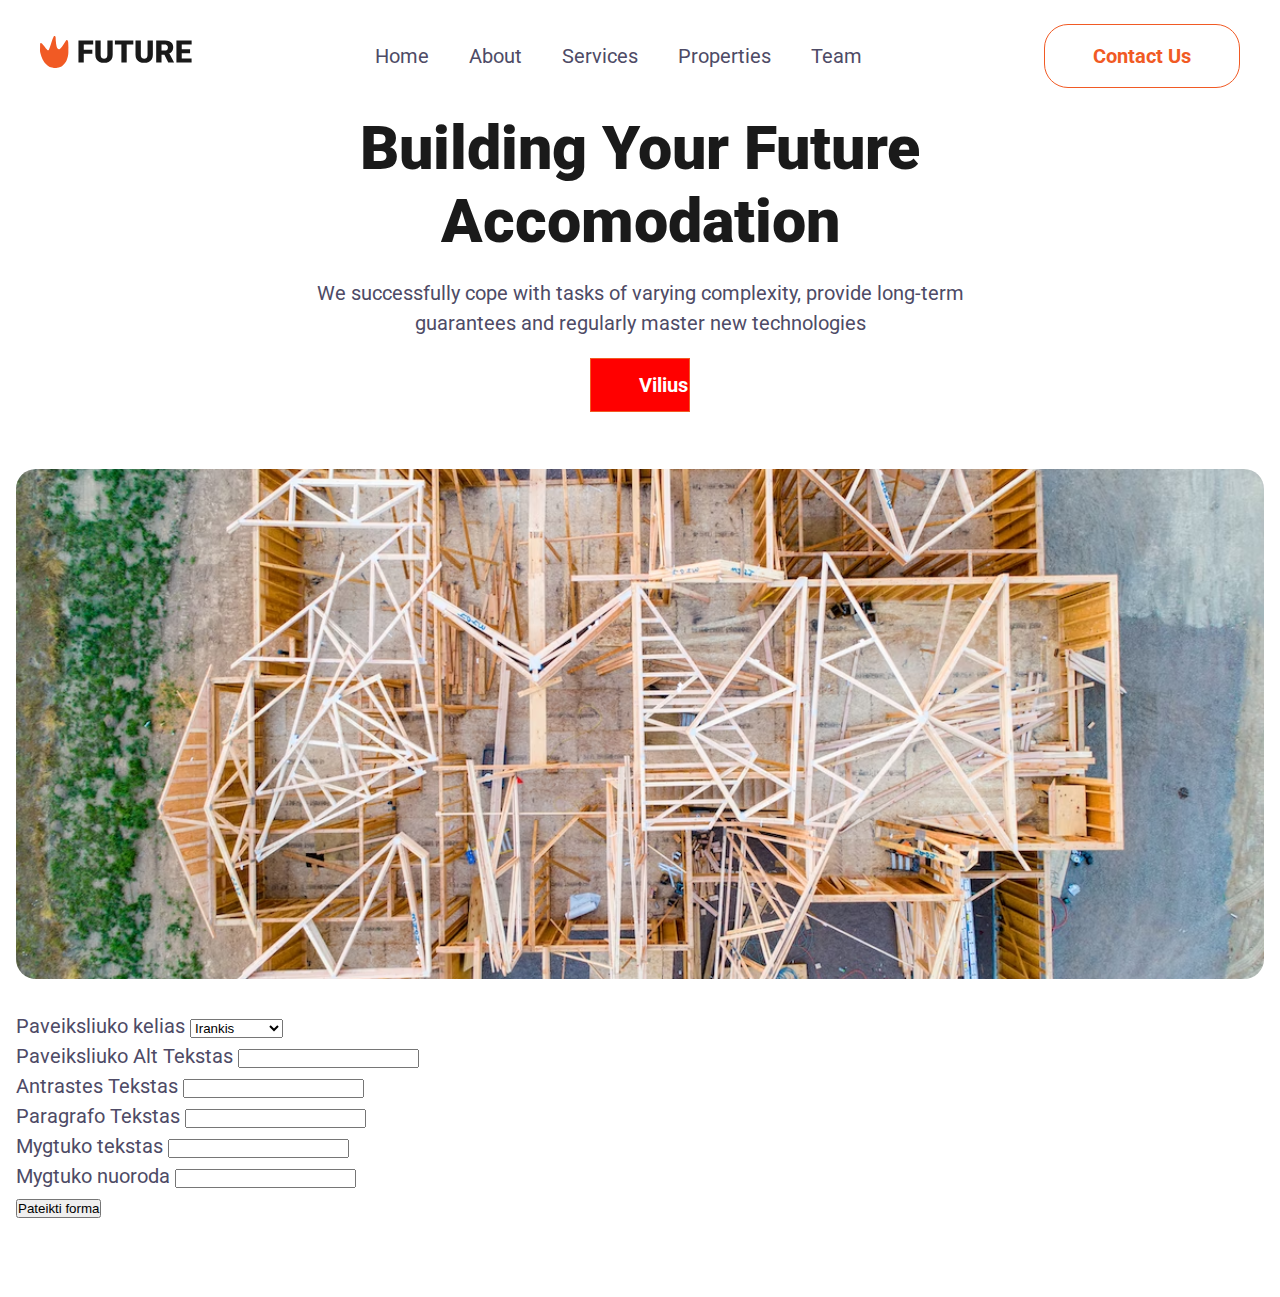
<file: index.html>
<!DOCTYPE html>
<html lang="en">
<head>
    <meta charset="UTF-8">
    <meta name="viewport" content="width=device-width, initial-scale=1.0">
    <title>Future</title>
    <link rel="preconnect" href="https://fonts.googleapis.com">
    <link rel="preconnect" href="https://fonts.gstatic.com" crossorigin>
    <link href="https://fonts.googleapis.com/css2?family=Roboto:wght@300;400;500;700;900&display=swap" rel="stylesheet">
    <link rel="stylesheet" href="styles/styles.css">
    <script defer src="js/script.js"></script> <!-- defer tagas leidzia uzkrauti js is bet kurios failo vietos-->


</head>


<body class="page-index">

    <header class="top-header">
        <a href="#">
            <img src="img/logo.svg" alt="Future project logo">
        </a>
 
        <ul class="top-header__navigation">
            <li><a href="#">Home</a></li>
            <li><a href="about.html">About</a></li>
            <li><a href="#">Services</a></li>
            <li><a href="#">Properties</a></li>
            <li><a href="#">Team</a></li>
        </ul>
 
        <a id="contact-us-btn" class="top-header__contact-btn" href="#">Contact Us</a>
 
        <svg class="burger-btn" width="50" height="50" viewBox="0 0 56 56" fill="none"
            xmlns="http://www.w3.org/2000/svg">
            <rect width="56" height="56" rx="4" fill="#F15A24" />
            <path
                d="M16 22.6667H40C40.3536 22.6667 40.6927 22.5262 40.9428 22.2761C41.1928 22.0261 41.3333 21.687 41.3333 21.3333C41.3333 20.9797 41.1928 20.6406 40.9428 20.3905C40.6927 20.1405 40.3536 20 40 20H16C15.6463 20 15.3072 20.1405 15.0572 20.3905C14.8071 20.6406 14.6666 20.9797 14.6666 21.3333C14.6666 21.687 14.8071 22.0261 15.0572 22.2761C15.3072 22.5262 15.6463 22.6667 16 22.6667ZM40 33.3333H16C15.6463 33.3333 15.3072 33.4738 15.0572 33.7239C14.8071 33.9739 14.6666 34.313 14.6666 34.6667C14.6666 35.0203 14.8071 35.3594 15.0572 35.6095C15.3072 35.8595 15.6463 36 16 36H40C40.3536 36 40.6927 35.8595 40.9428 35.6095C41.1928 35.3594 41.3333 35.0203 41.3333 34.6667C41.3333 34.313 41.1928 33.9739 40.9428 33.7239C40.6927 33.4738 40.3536 33.3333 40 33.3333ZM40 26.6667H16C15.6463 26.6667 15.3072 26.8071 15.0572 27.0572C14.8071 27.3072 14.6666 27.6464 14.6666 28C14.6666 28.3536 14.8071 28.6928 15.0572 28.9428C15.3072 29.1929 15.6463 29.3333 16 29.3333H40C40.3536 29.3333 40.6927 29.1929 40.9428 28.9428C41.1928 28.6928 41.3333 28.3536 41.3333 28C41.3333 27.6464 41.1928 27.3072 40.9428 27.0572C40.6927 26.8071 40.3536 26.6667 40 26.6667Z"
                fill="white" />
        </svg>
    </header>

<main>
    <div class="container">
        <section class="section-main">
            <div class="section-main__content">
                <h1>
                    Building Your Future Accomodation
                </h1>
                <div class="section-main__info-text">
                    <p>
                        We successfully cope with tasks of varying complexity, provide long-term guarantees and regularly master new technologies
                    </p>
                    <a id="read-more-btn" href="#" class="btn-primary">Read more</a>
                </div>
            </div>
            <picture>
                <img src="img/hero.png" alt="Statinio paveiksliukas">
            </picture>
        </section>
        <section id="section-card" class="section-card">
            <!-- <div class="card">
                <picture class="icon" >
                    <img src="/img/tool-icon.svg" alt="tool">
                </picture>
                <div class="card__content">
                    <h2>
                        Construction
                    </h2>
                    <p>
                        Designing and Building The Most Beautiful Custom Homes
                    </p>
                </div>    
            </div>
            <div class="card">   
            <picture class="icon">
                <img src="/img/worker-icon.svg" alt="worker">
            </picture>
                <div class="card__content">
                    <h2>
                        Project Development
                    </h2>
                    <p>
                        Designing and Building The Most Beautiful Custom Homes
                    </p>
                </div>    
            </div>
            <div class="card">
                <picture class="icon">
                    <img src="/img/doublebed-icon.svg" alt="bed">
                </picture>
                <div class="card__content">
                    <h2>
                        Interior Design
                    </h2>
                    <p>
                        Designing and Building The Most Beautiful Custom Homes
                    </p>
                </div>    
            </div>
            <div class="card">
                <picture class="icon">
                    <img  src="/img/building-icon.svg" alt="building">
                </picture>
                <div class="card__content">
                    <h2>
                        Architecture
                    </h2>
                    <p>
                        Designing and Building The Most Beautiful Custom Homes
                    </p>
                </div>    
            </div> -->
        </section>

        <form id="forma">
           <div> 
            <label>
                Paveiksliuko kelias
                <select name="paveiksliukoKelias" id="paveiksliukoKelias">
                    <option value="img/tool-icon.svg">Irankis</option>
                    <option value="img/worker-icon.svg">Darbininkas</option>
                    <option value="img/building-icon.svg">Pastatas</option>
                    <option value="img/doublebed-icon.svg">Lova</option>
                </select>
            </label>
        </div>
        <div>
            Paveiksliuko Alt Tekstas
            <input required type="text" name="paveiksliukoAltTekstas" id="paveiksliukoAltTekstas">            
        </div>
        <div>
            Antrastes Tekstas
            <input required type="text" name="antrastesTekstas" id="antrastesTekstas">            
        </div>
        <div>
            Paragrafo Tekstas
            <input required type="text" name="paragrafoTekstas" id="paragrafoTekstas">
        </div>
        <div>
            Mygtuko tekstas
            <input type="text" name="mygtukoTekstas" id="mygtukoTekstas">
        </div>
        <div>
            Mygtuko nuoroda
            <input type="text" name="mygtukoNuoroda" id="mygtukoNuoroda">
        </div>
            <!-- <input required type="Text" id="tekstinis-laukas"> -->
            <button type="submit">Pateikti forma</button>
        </form>

        <p id="tekstinio-lauko-reiksme">

        </p>
    </div>
</main>
   

</body>
</html>
</file>
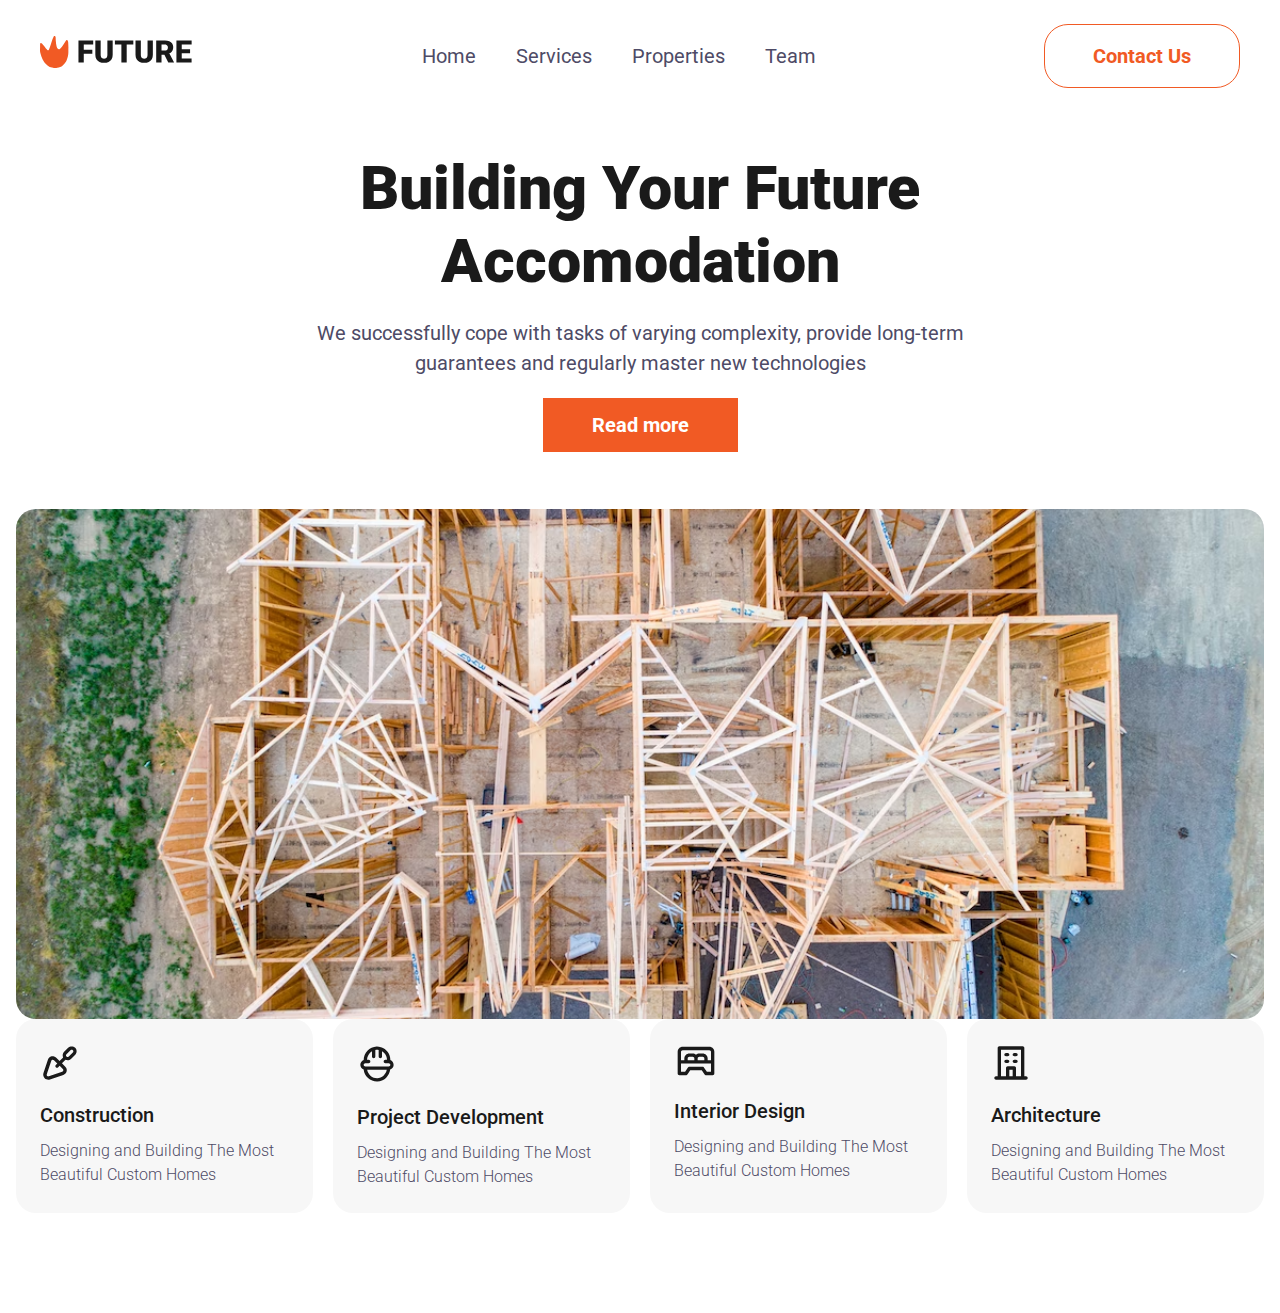
<file: about.html>
<!DOCTYPE html>
<html lang="en">
<head>
    <meta charset="UTF-8">
    <meta name="viewport" content="width=device-width, initial-scale=1.0">
    <title>Future</title>
    <link rel="preconnect" href="https://fonts.googleapis.com">
    <link rel="preconnect" href="https://fonts.gstatic.com" crossorigin>
    <link href="https://fonts.googleapis.com/css2?family=Roboto:wght@300;400;500;700;900&display=swap" rel="stylesheet">
    <link rel="stylesheet" href="styles/styles.css">


</head>


<body class="page-about">

    <header class="top-header">
        <a href="#">
            <img src="img/logo.svg" alt="Future project logo">
        </a>
 
        <ul class="top-header__navigation">
            <li><a href="index.html">Home</a></li>
            <li><a href="#">Services</a></li>
            <li><a href="#">Properties</a></li>
            <li><a href="#">Team</a></li>
        </ul>
 
        <a class="top-header__contact-btn" href="#">Contact Us</a>
 
        <svg class="burger-btn" width="50" height="50" viewBox="0 0 56 56" fill="none"
            xmlns="http://www.w3.org/2000/svg">
            <rect width="56" height="56" rx="4" fill="#F15A24" />
            <path
                d="M16 22.6667H40C40.3536 22.6667 40.6927 22.5262 40.9428 22.2761C41.1928 22.0261 41.3333 21.687 41.3333 21.3333C41.3333 20.9797 41.1928 20.6406 40.9428 20.3905C40.6927 20.1405 40.3536 20 40 20H16C15.6463 20 15.3072 20.1405 15.0572 20.3905C14.8071 20.6406 14.6666 20.9797 14.6666 21.3333C14.6666 21.687 14.8071 22.0261 15.0572 22.2761C15.3072 22.5262 15.6463 22.6667 16 22.6667ZM40 33.3333H16C15.6463 33.3333 15.3072 33.4738 15.0572 33.7239C14.8071 33.9739 14.6666 34.313 14.6666 34.6667C14.6666 35.0203 14.8071 35.3594 15.0572 35.6095C15.3072 35.8595 15.6463 36 16 36H40C40.3536 36 40.6927 35.8595 40.9428 35.6095C41.1928 35.3594 41.3333 35.0203 41.3333 34.6667C41.3333 34.313 41.1928 33.9739 40.9428 33.7239C40.6927 33.4738 40.3536 33.3333 40 33.3333ZM40 26.6667H16C15.6463 26.6667 15.3072 26.8071 15.0572 27.0572C14.8071 27.3072 14.6666 27.6464 14.6666 28C14.6666 28.3536 14.8071 28.6928 15.0572 28.9428C15.3072 29.1929 15.6463 29.3333 16 29.3333H40C40.3536 29.3333 40.6927 29.1929 40.9428 28.9428C41.1928 28.6928 41.3333 28.3536 41.3333 28C41.3333 27.6464 41.1928 27.3072 40.9428 27.0572C40.6927 26.8071 40.3536 26.6667 40 26.6667Z"
                fill="white" />
        </svg>
    </header>

<main>
    <div class="container">
        <section class="section-main">
            <div class="section-main__content">
                <h1>
                    Building Your Future Accomodation
                </h1>
                <div class="section-main__info-text">
                    <p>
                        We successfully cope with tasks of varying complexity, provide long-term guarantees and regularly master new technologies
                    </p>
                    <a href="#" class="btn-primary">Read more</a>
                </div>
            </div>
            <picture>
                <img src="img/hero.png" alt="Statinio paveiksliukas">
            </picture>
        </section>
        <section class="section-card">
            <div class="card">
                <picture class="icon" >
                    <img src="/img/tool-icon.svg" alt="tool">
                </picture>
                <div class="card__content">
                    <h2>
                        Construction
                    </h2>
                    <p>
                        Designing and Building The Most Beautiful Custom Homes
                    </p>
                </div>    
            </div>
            <div class="card">   
            <picture class="icon">
                <img src="/img/worker-icon.svg" alt="worker">
            </picture>
                <div class="card__content">
                    <h2>
                        Project Development
                    </h2>
                    <p>
                        Designing and Building The Most Beautiful Custom Homes
                    </p>
                </div>    
            </div>
            <div class="card">
                <picture class="icon">
                    <img src="/img/doublebed-icon.svg" alt="bed">
                </picture>
                <div class="card__content">
                    <h2>
                        Interior Design
                    </h2>
                    <p>
                        Designing and Building The Most Beautiful Custom Homes
                    </p>
                </div>    
            </div>
            <div class="card">
                <picture class="icon">
                    <img  src="/img/building-icon.svg" alt="building">
                </picture>
                <div class="card__content">
                    <h2>
                        Architecture
                    </h2>
                    <p>
                        Designing and Building The Most Beautiful Custom Homes
                    </p>
                </div>    
            </div>
        </section>
    </div>
</main>
   


</body>
</html>
</file>
<file: styles/styles.css>
:root {
  --primary-color: #f15a24;
  --text-color: #4e4b66;
  --heading-color: #1a1a1a;
  --card-bg: #f7f7f7;
}

* {
  box-sizing: border-box;
  margin: 0;
  padding: 0;
}

body {
  font-family: "Roboto", serif;
  font-size: 16px;
  color: var(--text-color);
}
@media (min-width: 768px) {
  body {
    font-size: 20px;
    line-height: 30px;
  }
}

a {
  display: inline-block;
  text-decoration: none;
}

h1 {
  font-weight: 900;
  font-size: 39px;
  line-height: 46px;
}
@media (min-width: 768px) {
  h1 {
    font-size: 49px;
    line-height: 59px;
  }
}
@media (min-width: 1024px) {
  h1 {
    font-size: 61px;
    line-height: 73px;
  }
}

h2 {
  font-weight: 500;
  font-size: 20px;
  line-height: 24px;
}

h1, h2 {
  color: var(--heading-color);
}

ul {
  list-style: none;
}

picture {
  display: flex;
}

.container {
  max-width: 1280px;
  padding: 0 16px;
  margin: 0 auto;
}

.icon {
  padding: 3px;
}

.btn-primary {
  padding: 16px 32px;
  background-color: var(--primary-color);
  font-weight: 700;
  line-height: 20px;
  color: #fff;
  border: 1px solid var(--primary-color);
  transition: 0.5s all;
}
.btn-primary:hover {
  color: var(--primary-color);
  background-color: #fff;
}
@media (min-width: 1024px) {
  .btn-primary {
    padding: 16px 48px;
  }
}

.top-header {
  padding: 24px 16px;
  display: flex;
  justify-content: space-between;
  align-items: center;
}
.top-header .burger-btn,
.top-header .burger-btn rect {
  transition: all 0.3s;
}
.top-header__navigation, .top-header__contact-btn {
  display: none;
}
.top-header .burger-btn {
  cursor: pointer;
  transition: all 0.3s;
}
.top-header .burger-btn rect {
  transition: all 0.3s;
}
.top-header .burger-btn:hover {
  transform: scale(1.1);
}
.top-header .burger-btn:hover rect {
  fill: #fe9872;
}
@media (min-width: 768px) {
  .top-header {
    padding: 24px 32px;
  }
}
@media (min-width: 1024px) {
  .top-header {
    padding: 24px 40px;
  }
  .top-header__navigation, .top-header__contact-btn {
    display: flex;
  }
  .top-header__navigation {
    gap: 40px;
  }
  .top-header__navigation li a {
    line-height: 24px;
    color: var(--text-color);
    border-bottom: 2px solid transparent;
    transition: all 0.3s;
  }
  .top-header__navigation li a:hover {
    color: var(--primary-color);
    border-bottom-color: var(--primary-color);
  }
  .top-header__contact-btn {
    border: 1px solid var(--primary-color);
    border-radius: 24px;
    padding: 16px 48px;
    color: var(--primary-color);
    font-weight: 700;
    transition: all 0.3s;
  }
  .top-header__contact-btn:hover {
    background-color: var(--primary-color);
    color: #fff;
  }
  .top-header .burger-btn {
    display: none;
  }
}

.card {
  background-color: var(--card-bg);
  padding: 24px;
  border-radius: 20px;
  display: flex;
  flex-direction: column;
  align-items: center;
  gap: 20px;
}
.card__content {
  display: flex;
  flex-direction: column;
  gap: 12px;
  align-items: center;
}
.card__content p {
  text-align: center;
  font-size: 14px;
  line-height: 21px;
  font-weight: 300;
}
@media (max-width: 767px) {
  .card + .card {
    margin-top: 16px;
  }
}
@media (min-width: 768px) {
  .card {
    align-items: start;
  }
  .card__content {
    align-items: start;
  }
  .card__content p {
    text-align: left;
    font-size: 16px;
    line-height: 24px;
  }
}

.section-main {
  display: flex;
  flex-direction: column;
  gap: 40px;
}
.section-main__content {
  display: flex;
  flex-direction: column;
  gap: 20px;
}
.section-main__content h1 {
  text-align: center;
  max-width: 20ch;
  margin: auto;
}
.section-main__info-text {
  display: flex;
  flex-direction: column;
  gap: 20px;
  align-items: center;
}
.section-main__info-text p {
  text-align: center;
  max-width: 63ch;
  margin: auto;
}
.section-main picture {
  width: 100%;
  min-height: 280px;
  max-height: 510px;
}
.section-main picture img {
  width: 100%;
  -o-object-fit: cover;
     object-fit: cover;
  border-radius: 20px;
}
@media (min-width: 1024px) {
  .section-main {
    gap: 52px;
  }
}
@media (min-width: 1280px) {
  .section-main {
    gap: 57px;
  }
}

@media (min-width: 768px) {
  .section-card {
    display: grid;
    grid-template-columns: 1fr 1fr;
    gap: 16px;
  }
}
@media (min-width: 1024px) {
  .section-card {
    grid-template-columns: 1fr 1fr 1fr 1fr;
    gap: 20px;
  }
}

.page-index main > .container {
  display: flex;
  flex-direction: column;
  gap: 16px;
  padding-bottom: 60px;
}

.page-about {
  display: flex;
  flex-direction: column;
  gap: 40px;
  padding-bottom: 100px;
}/*# sourceMappingURL=styles.css.map */
</file>
